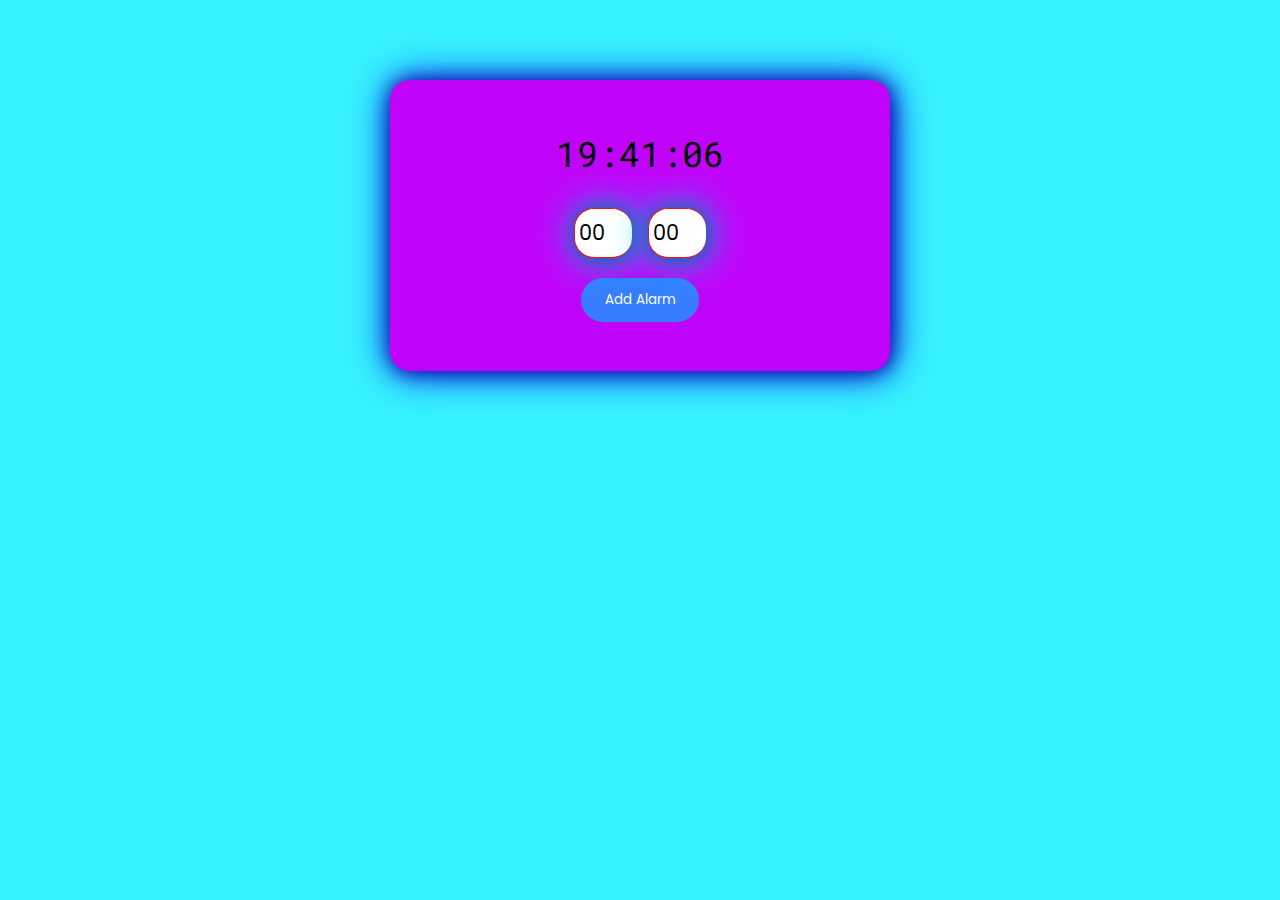
<file: Alarm Clock 1/index.html>
<!DOCTYPE html>
<html lang="en">
  <head>
    <meta name="viewport" content="width=device-width, initial-scale=1.0" />
    <title>Alarm App</title>
    <link
      rel="stylesheet"
      href="https://cdnjs.cloudflare.com/ajax/libs/font-awesome/6.2.1/css/all.min.css"
    />
    <link
      href="https://fonts.googleapis.com/css2?family=Poppins&family=Roboto+Mono:wght@500&display=swap"
      rel="stylesheet"
    />
    <link rel="stylesheet" href="style.css" />
  </head>
  <body>
    <div class="wrapper">
      <div class="timer-display">00:00:00</div>
      <div class="container">
        <div class="inputs">
          <input
            type="number"
            id="hourInput"
            placeholder="00"
            min="0"
            max="23"
          />
          <input
            type="number"
            id="minuteInput"
            placeholder="00"
            min="0"
            max="59"
          />
        </div>
        <button id="set">Add Alarm</button>
        <div class="activeAlarms"></div>
      </div>
    </div>
    <script src="script.js"></script>
  </body>
</html>
</file>
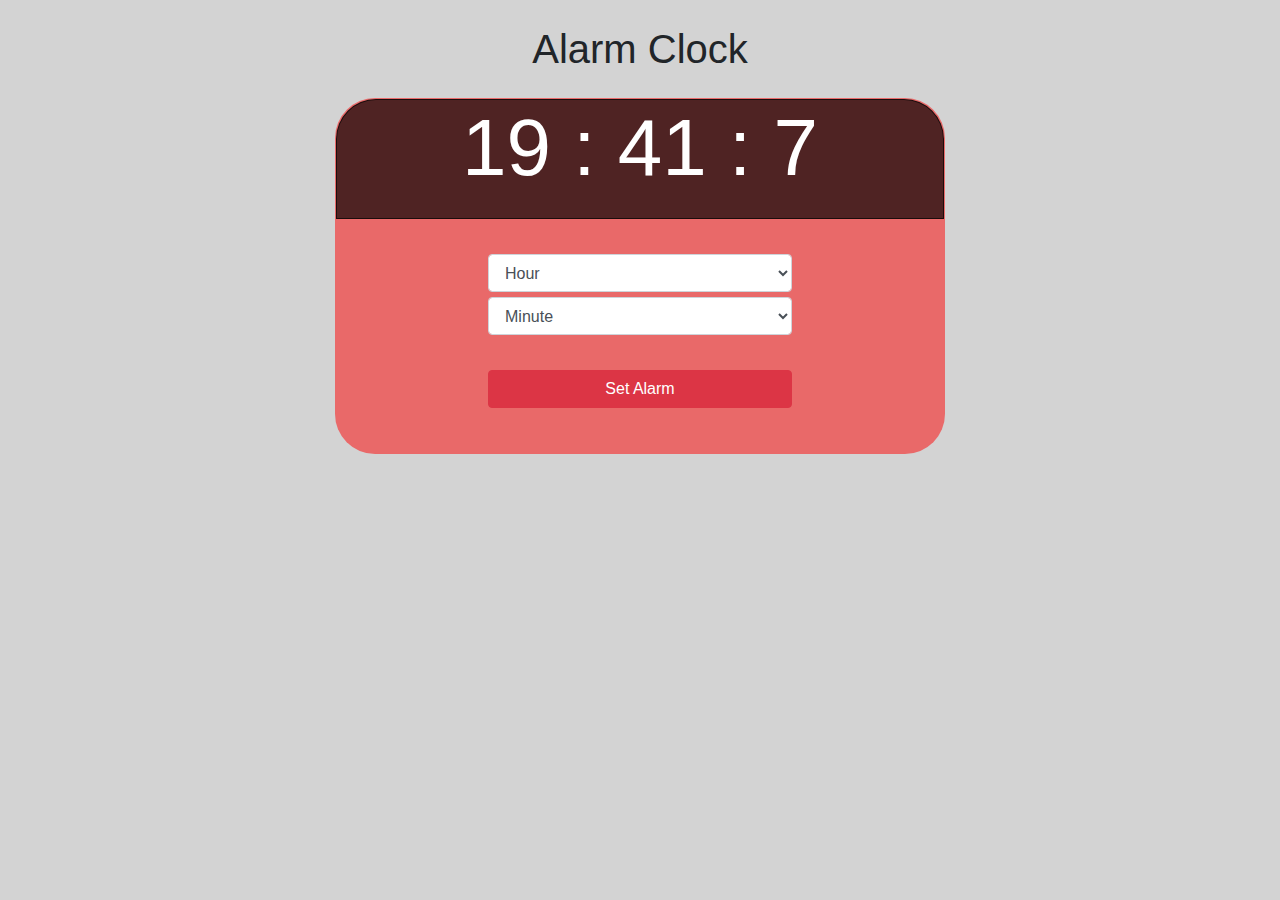
<file: Alarm Clock/index.html>
<!DOCTYPE html>
<html>
<head>
    <meta charset="utf-8">
    <meta name="viewport" content="width=device-width, initial-scale=1.0">
    <link rel='stylesheet' type="text/css" href='bootstrap.min.css'>
    <link rel='stylesheet' type="text/css" href='alarm_clock.css'>
</head>
<body>
<div class="container text-center w-50">
    <h1 class="header text-center">Alarm Clock</h1>
    <div id="box" class="text-center">

        <div id="clock">
            <h1 id="clock_parts"><span id="cHour">00</span> : <span id="cMin">00</span> : <span id="cSec">00</span></h1>
        </div>

        <div id="select" class="text-center">
            <select class="form-control w-50" id="tHour">
                <option value="Hour" selected="" disabled="" hidden="">Hour</option>
                <option value="00">00</option>
                <option value="01">01</option>
                <option value="02">02</option>
                <option value="03">03</option>
                <option value="04">04</option>
                <option value="05">05</option>
                <option value="06">06</option>
                <option value="07">07</option>
                <option value="08">08</option>
                <option value="09">09</option>
                <option value="10">10</option>
                <option value="11">11</option>
                <option value="13">12</option>
                <option value="14">14</option>
                <option value="15">15</option>
                <option value="16">16</option>
                <option value="17">17</option>
                <option value="18">18</option>
                <option value="19">19</option>
                <option value="20">20</option>
                <option value="21">21</option>
                <option value="22">22</option>
                <option value="23">23</option>
            </select>

            <select class="form-control w-50" id="tMin">
                <option value="Minute" selected="" disabled="" hidden="">Minute</option>
                <option value="00">00</option>
                <option value="01">01</option>
                <option value="02">02</option>
                <option value="03">03</option>
                <option value="03">03</option>
                <option value="04">04</option>
                <option value="05">05</option>
                <option value="06">06</option>
                <option value="07">07</option>
                <option value="08">08</option>
                <option value="09">09</option>
                <option value="10">10</option>
                <option value="11">11</option>
                <option value="13">12</option>
                <option value="14">14</option>
                <option value="15">15</option>
                <option value="16">16</option>
                <option value="17">17</option>
                <option value="18">18</option>
                <option value="19">19</option>
                <option value="20">20</option>
                <option value="21">21</option>
                <option value="22">22</option>
                <option value="23">23</option>
                <option value="24">24</option>
                <option value="25">25</option>
                <option value="26">26</option>
                <option value="27">27</option>
                <option value="28">28</option>
                <option value="29">29</option>
                <option value="30">30</option>
                <option value="31">31</option>
                <option value="32">32</option>
                <option value="33">33</option>
                <option value="34">34</option>
                <option value="35">35</option>
                <option value="36">36</option>
                <option value="37">37</option>
                <option value="38">38</option>
                <option value="39">39</option>
                <option value="40">40</option>
                <option value="41">41</option>
                <option value="42">42</option>
                <option value="43">43</option>
                <option value="44">44</option>
                <option value="45">45</option>
                <option value="46">46</option>
                <option value="47">47</option>
                <option value="48">48</option>
                <option value="49">49</option>
                <option value="50">50</option>
                <option value="51">51</option>
                <option value="52">52</option>
                <option value="53">53</option>
                <option value="54">54</option>
                <option value="55">55</option>
                <option value="56">56</option>
                <option value="57">57</option>
                <option value="58">58</option>
                <option value="59">59</option>
            </select>
        </div>
        <button class="btn btn-danger w-50" id="button2">Stop Alarm</button>
        <button class="btn btn-danger w-50" id="button">Set Alarm</button>
     
    </div>
</div>




<script src="alarm_clock.js"></script>   
</body>
</html>
</file>
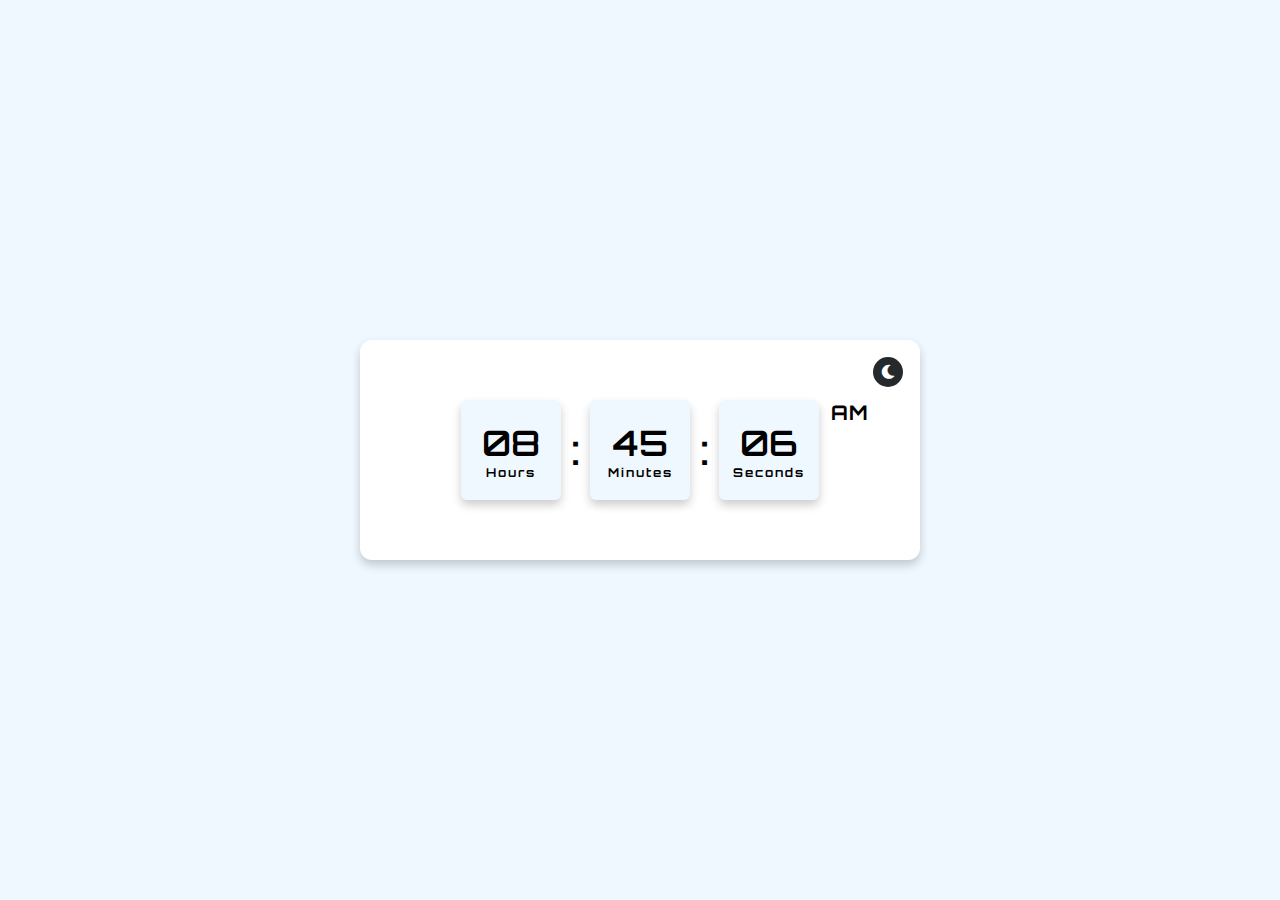
<file: Digtal Clock/index.html>
<!DOCTYPE html>
<html lang="en" >
<head>
  <meta charset="UTF-8">
  <title>CodePen - Digital Clock Dark/Light</title>
  <link rel='stylesheet' href='https://cdnjs.cloudflare.com/ajax/libs/font-awesome/5.15.4/css/all.min.css'><link rel="stylesheet" href="./style.css">

</head>
<body>
<!-- partial:index.partial.html -->
<section>

  <div class="container">
    <div class="icons">
      <i class="fas fa-moon"></i>
      <i class="fas fa-sun"></i>
    </div>
    <div class="time">
      <div class="time-colon">
        <div class="time-text">
          <span class="num hour_num">08</span>
          <span class="text">Hours</span>
        </div>
        <span class="colon">:</span>
      </div>
      <div class="time-colon">
        <div class="time-text">
          <span class="num min_num">45</span>
          <span class="text">Minutes</span>
        </div>
        <span class="colon">:</span>
      </div>
      <div class="time-colon">
        <div class="time-text">
          <span class="num sec_num">06</span>
          <span class="text">Seconds</span>
        </div>
        <span class="am_pm">AM</span>
      </div>
    </div>
  </div>

</section>
<!-- partial -->
  <script  src="./script.js"></script>

</body>
</html>
</file>
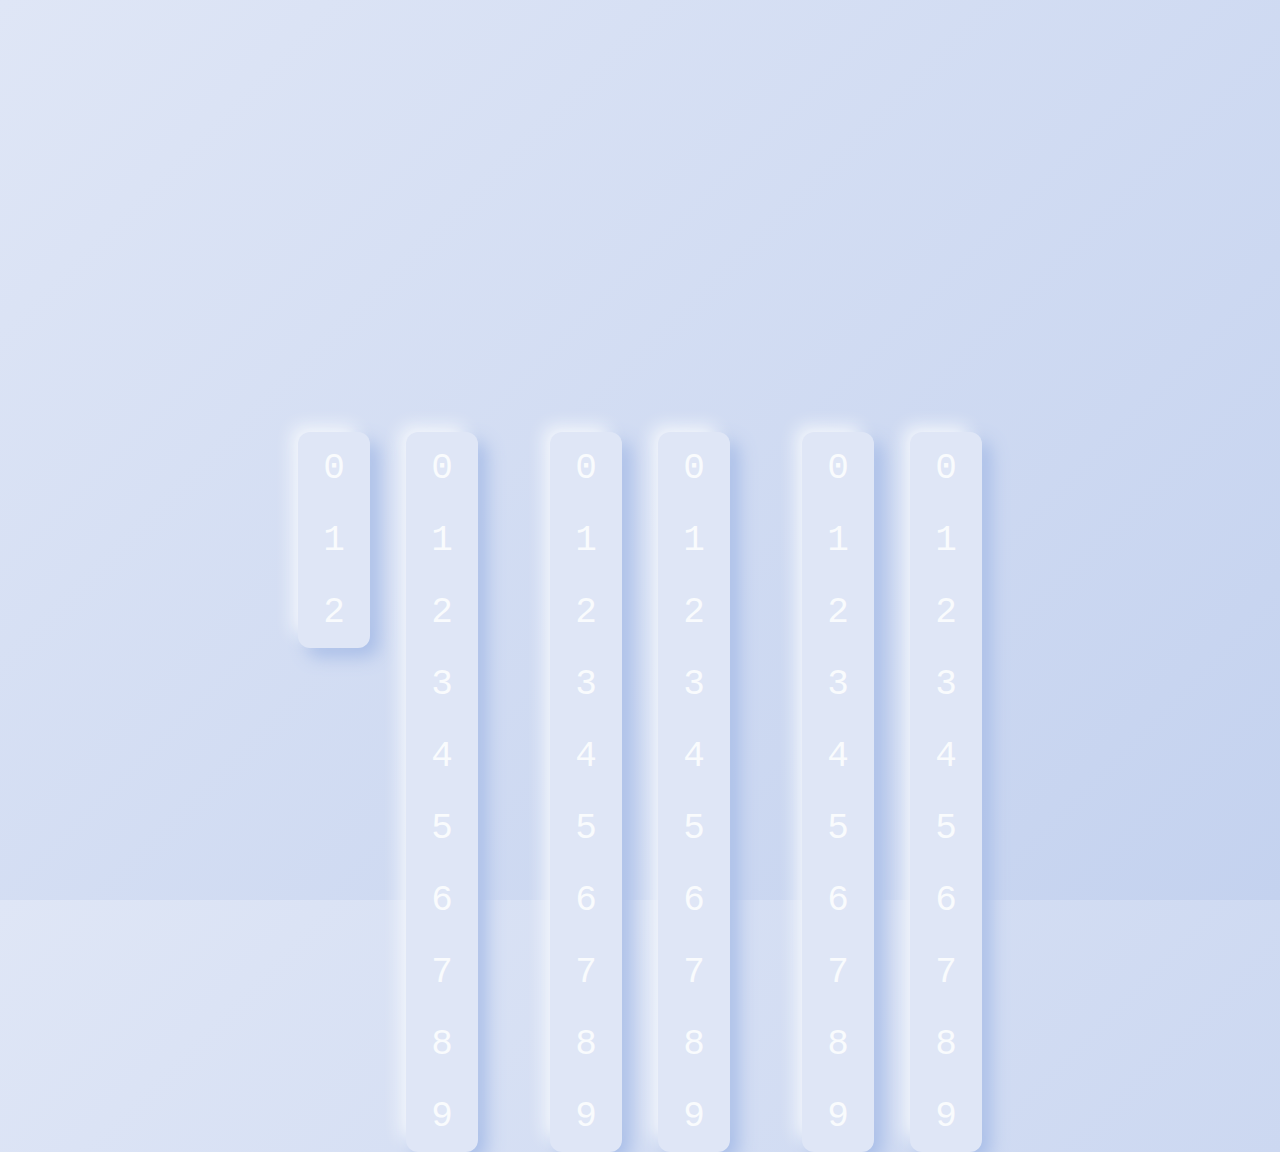
<file: Modern Clock/index.html>
<!DOCTYPE html>
<html>
<head>
  <meta charset="utf-8">
  <title>Digital Clock (from Pug)</title>
  <link rel="stylesheet" href="styles.css">
</head>
<body>
  <div class="clock">
    <div class="hr">
      <div class="strip">
        <div class="number">0</div>
        <div class="number">1</div>
        <div class="number">2</div>
      </div>
      <div class="strip">
        <div class="number">0</div>
        <div class="number">1</div>
        <div class="number">2</div>
        <div class="number">3</div>
        <div class="number">4</div>
        <div class="number">5</div>
        <div class="number">6</div>
        <div class="number">7</div>
        <div class="number">8</div>
        <div class="number">9</div>
      </div>
    </div>
    <div class="min">
      <div class="strip">
        <div class="number">0</div>
        <div class="number">1</div>
        <div class="number">2</div>
        <div class="number">3</div>
        <div class="number">4</div>
        <div class="number">5</div>
        <div class="number">6</div>
        <div class="number">7</div>
        <div class="number">8</div>
        <div class="number">9</div>
      </div>
      <div class="strip">
        <div class="number">0</div>
        <div class="number">1</div>
        <div class="number">2</div>
        <div class="number">3</div>
        <div class="number">4</div>
        <div class="number">5</div>
        <div class="number">6</div>
        <div class="number">7</div>
        <div class="number">8</div>
        <div class="number">9</div>
      </div>
    </div>
    <div class="sec">
      <div class="strip">
        <div class="number">0</div>
        <div class="number">1</div>
        <div class="number">2</div>
        <div class="number">3</div>
        <div class="number">4</div>
        <div class="number">5</div>
        <div class="number">6</div>
        <div class="number">7</div>
        <div class="number">8</div>
        <div class="number">9</div>
      </div>
      <div class="strip">
        <div class="number">0</div>
        <div class="number">1</div>
        <div class="number">2</div>
        <div class="number">3</div>
        <div class="number">4</div>
        <div class="number">5</div>
        <div class="number">6</div>
        <div class="number">7</div>
        <div class="number">8</div>
        <div class="number">9</div>
      </div>
    </div>
  </div>
  <script src="main.js"></script>
</body>
</html>
</file>
<file: Alarm Clock 1/style.css>
* {
  padding: 0;
  margin: 0;
  box-sizing: border-box;
  font-family: "Poppins", sans-serif;
}
body {
  background-color: #37f2ff;
}
.hide {
  display: none;
}
.wrapper {
  margin-top: 4rem;
  background-color: #c004f9;
  width: 90%;
  max-width: 31.25em;
  padding: 3.12em 5em;
  position: absolute;
  transform: translateX(-50%);
  left: 50%;
  top: 1em;
  border-radius: 0.5em;
  border-right: 10px;
  border-radius: 20px;
  transition: background 0.5s, transform 0.5s;
  box-shadow: 1px 1px 20px #0f0190f7,
              1px 1px 40px #0901f9f7;

}
.timer-display {
  font-size: 2.18em;
  text-align: center;
  font-family: "Roboto Mono", monospace;
}
.inputs {
  display: flex;
  align-items: center;
  justify-content: center;
  gap: 1em;
  margin-top: 2em;
}
.inputs input {
  width: 2.8em;
  font-size: 1.3em;
  border: 1px solid #f31212;
  border-radius: 0.3em;
  padding: 0.4em 0.2em;
  border-right: 10px;
    border-radius: 20px;
    transition: background 0.5s, transform 0.5s;
    box-shadow: 1px 1px 20px #015990f7,
                1px 1px 40px #01d4f9f7;
}
#set {
  background-color: #377dff;
  border: none;
  padding: 0.9em 1.8em;
  display: block;
  margin: 1.5em auto 0 auto;
  border-radius: 2em;
  color: #ffffff;
}
.alarm {
  display: grid;
  grid-template-columns: 8fr 2fr 2fr;
  gap: 1em;
  margin-top: 1.5em;
  align-items: center;
  border-bottom: 1px solid #898f9b;
  padding-bottom: 0.6em;
}
.alarm input[type="checkbox"] {
  appearance: none;
  height: 2em;
  width: 3.75em;
  background-color: #02fce3;
  border-radius: 1.25em;
  position: relative;
  cursor: pointer;
  outline: none;
}
.alarm input[type="checkbox"]:before {
  position: absolute;
  content: "";
  background-color: #757683;
  height: 1.43em;
  width: 1.43em;
  border-radius: 50%;
  top: 0.25em;
  left: 0.25em;
}
.alarm input[type="checkbox"]:checked {
  background-color: #04fcba;
}
.alarm input[type="checkbox"]:checked:before {
  background-color: #377dff;
  left: 2em;
  border-right: 10px;
    border-radius: 20px;
    transition: background 0.5s, transform 0.5s;
    box-shadow: 1px 1px 20px #906001f7,
                1px 1px 40px #d4f901f7;
}
.deleteButton {
  background-color: transparent;
  font-size: 1.5em;
  color: #377dff;
  border: none;
  cursor: pointer;
}
</file>
<file: Alarm Clock/alarm_clock.css>
* {
    box-sizing: border-box;
    margin: 0;
    padding: 0;
}

body {
    background-color: lightgray;
}

.header {
    margin-top: 25px;
    margin-bottom: 25px;
}

#box {
    border: 1px solid rgba(0, 0, 0, 0);
    border-radius: 40px;
    height: auto;
    background-color: rgba(255, 0, 0, 0.50);
}

#clock {
    border: 1px solid rgba(0, 0, 0, 0.663);
    border-top-left-radius: 40px;
    border-top-right-radius: 40px;
    background-color: rgba(0, 0, 0, 0.663);
    color: white;
    height: 120px;
}

#clock_parts {
    font-size: 80px;
}

#select {
    margin-top: 35px;
}

select {
    margin-left: auto;
    margin-right: auto;
    margin-top:5px;
}

#button {
    margin-top: 35px;
    margin-bottom: 45px;
}

#button2 {
    margin-top: 5px;
    display: none;
    margin-left:auto;
    margin-right: auto;
}
</file>
<file: Digtal Clock/style.css>
/* Google fonts import link */
@import url('https://fonts.googleapis.com/css2?family=Orbitron:wght@400;500;600;700&display=swap');
*{
  margin: 0;
  padding: 0;
  box-sizing: border-box;
  font-family: 'Orbitron', sans-serif;
  transition: all 0.4s ease;
}
section{
  min-height: 100vh;
  width: 100%;
  display: flex;
  align-items: center;
  justify-content: center;
  background: #F0F8FF;
  padding: 0 20px;
}
section.dark{
  background: #24292D;
}
section .container{
  display: flex;
  align-items center;
  justify-content: center;
  height: 220px;
  max-width: 560px;
  width: 100%;
  background: #fff;
  box-shadow: 0 5px 10px rgba(0, 0, 0, 0.2);
  border-radius: 12px;
  position: relative;
}
section.dark .container{
  background: #323840;
}
section .container .icons i{
  position: absolute;
  right: 17px;
  top: 17px;
  height: 30px;
  width: 30px;
  background: #24292D;
  color: #fff;
  text-align: center;
  line-height: 30px;
  border-radius: 50%;
  font-size: 14px;
  cursor: pointer;
}
section.dark .container .icons i{
  background: #fff;
  color: #323840;
}
.container .icons i.fa-sun{
  opacity: 0;
  pointer-events: none;
}
section.dark .container .icons i.fa-sun{
  opacity: 1;
  pointer-events: auto;
  font-size: 16px;
}
section .container .time{
  display: flex;
  align-items: center;
}
.container .time .time-colon{
  display: flex;
  align-items: center;
  position: relative;
}
.time .time-colon .am_pm{
  position: absolute;
  top: 0;
  right: -50px;
  font-size: 20px;
  font-weight: 700;
  letter-spacing: 1px;
}
section.dark .time .time-colon .am_pm{
  color: #fff;
}
.time .time-colon .time-text{
  height: 100px;
  width: 100px;
  display: flex;
  align-items: center;
  flex-direction: column;
  justify-content: center;
  background: #F0F8FF;
  border-radius: 6px;
  box-shadow: 0 5px 10px rgba(0, 0, 0, 0.2);
}
section.dark .time .time-colon .time-text{
  background: #24292D;
}
.time .time-colon .time-text,
.time .time-colon .colon{
  font-size: 35px;
  font-weight: 600;
}
section.dark .time .time-text .num,
section.dark .time .colon{
  color: #fff;
}
.time .time-colon .colon{
  font-size: 40px;
  margin: 0 10px;
}
.time .time-colon .time-text .text{
  font-size: 12px;
  font-weight: 700;
  letter-spacing: 2px;
}
section.dark  .time .time-colon .text{
  color: #fff;
}
</file>
<file: Modern Clock/styles.css>
* {
  box-sizing: border-box;
  padding: 0;
  margin: 0;
}
body {
  font-family: 'Roboto Mono', monospace;
  font-size: 4vmin;
  min-height: 100vh;
  display: grid;
  overflow: hidden;
  place-items: center;
  background: linear-gradient(-45deg, #c4d2ef, #dfe6f6);
}
.hr,
.min,
.sec {
  display: grid;
  grid-template-columns: 1fr 1fr;
  grid-gap: 4vmin;
  grid-row: 1/2;
  align-items: start;
}
.number {
  user-select: none;
  width: 8vmin;
  height: 8vmin;
  display: grid;
  place-items: center;
  color: #f9fbfd;
  transition: all 500ms 100ms ease;
  border-radius: 50%;
}
.number.pop {
  color: #3e6ccb;
  font-weight: bold;
  transform: scale(1.3);
  background-color: #dfe6f6;
  box-shadow: -1vmin -1vmin 2vmin -0.5vmin #f9fbfd, 1vmin 1vmin 2vmin #a9bee8;
}
.strip {
  transition: transform 500ms ease-in-out;
  border-radius: 1.333333333333333vmin;
  background-color: #dfe6f6;
  box-shadow: -1vmin -1vmin 2vmin -0.5vmin #f9fbfd, 1vmin 1vmin 2vmin #a9bee8;
}
.clock {
  display: grid;
  grid-template-columns: repeat(3, 1fr);
  grid-gap: 8vmin;
  height: 4vmin;
  position: relative;
  padding: 0 4vmin;
}
</file>
